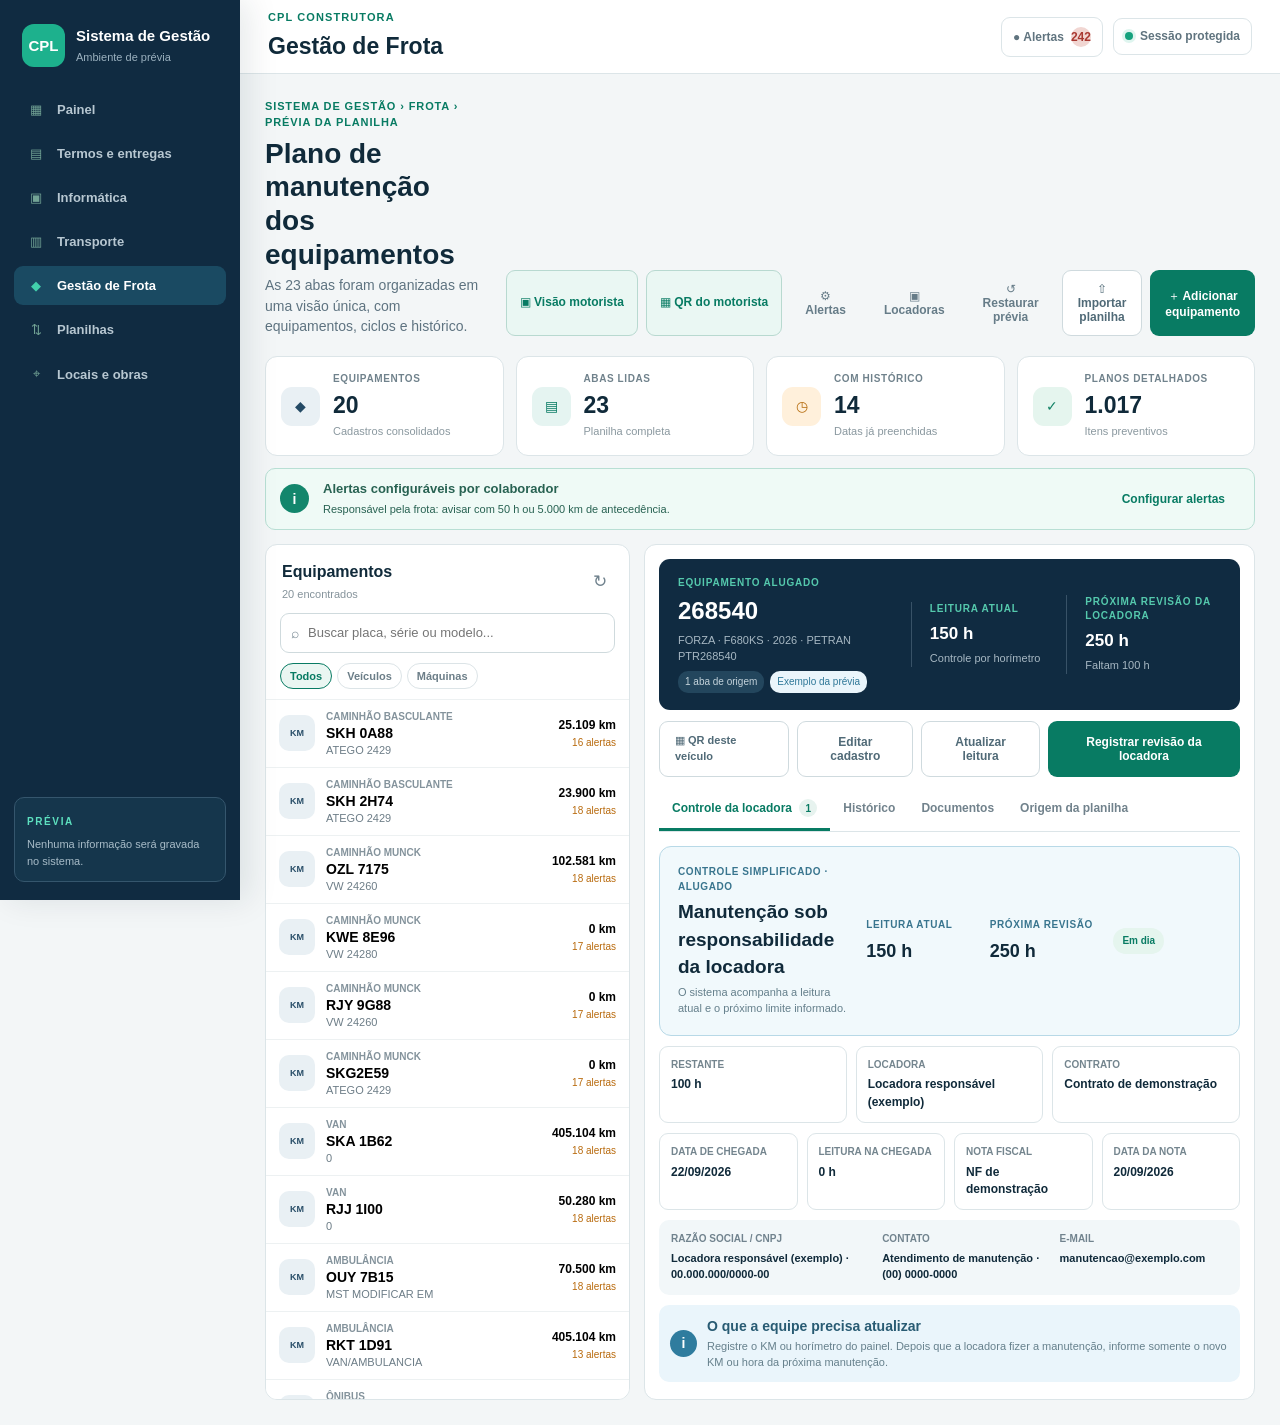
<file: index.html>
<!doctype html>
<html lang="pt-BR">
<head>
  <meta charset="utf-8">
  <meta name="viewport" content="width=device-width, initial-scale=1">
  <title>Prévia — Gestão de Frota</title>
  <link rel="stylesheet" href="styles.css">
  <link rel="stylesheet" href="functional.css">
  <link rel="stylesheet" href="rental.css">
  <link rel="stylesheet" href="lessors.css">
  <link rel="stylesheet" href="typography.css">
  <link rel="stylesheet" href="vehicle-qr.css">
</head>
<body>
  <div class="app-shell">
    <aside class="sidebar">
      <div class="brand"><span>CPL</span><div><strong>Sistema de Gestão</strong><small>Ambiente de prévia</small></div></div>
      <nav>
        <button><span>▦</span>Painel</button>
        <button><span>▤</span>Termos e entregas</button>
        <button><span>▣</span>Informática</button>
        <button><span>▥</span>Transporte</button>
        <button class="active"><span>◆</span>Gestão de Frota</button>
        <button><span>⇅</span>Planilhas</button>
        <button><span>⌖</span>Locais e obras</button>
      </nav>
      <div class="preview-note"><b>PRÉVIA</b><p>Nenhuma informação será gravada no sistema.</p></div>
    </aside>

    <main>
      <header class="topbar">
        <div><p>CPL CONSTRUTORA</p><h1>Gestão de Frota</h1></div>
        <div class="top-actions"><button class="alert-button">● Alertas <b id="topAlertCount">0</b></button><span class="session"><i></i>Sessão protegida</span></div>
      </header>

      <section class="content">
        <div class="heading">
          <div><p>SISTEMA DE GESTÃO › FROTA › PRÉVIA DA PLANILHA</p><h2>Plano de manutenção dos equipamentos</h2><span>As 23 abas foram organizadas em uma visão única, com equipamentos, ciclos e histórico.</span></div>
          <div class="heading-actions"><a class="driver-preview-link" href="https://davifsoares1995-spec.github.io/sistema-gestao-cpl-motorista/" target="_blank" rel="noopener">▣ Visão motorista</a><a class="driver-preview-link" href="qr-motorista.html">▦ QR do motorista</a><button id="alertSettingsBtn" class="ghost-action">⚙ Alertas</button><button id="lessorsBtn" class="ghost-action">▣ Locadoras</button><button id="resetPreviewBtn" class="ghost-action">↺ Restaurar prévia</button><button id="importBtn" class="secondary">⇧ Importar planilha</button><button id="addEquipmentBtn" class="primary">＋ Adicionar equipamento</button></div>
        </div>

        <div class="kpis">
          <article><span class="kpi-icon navy">◆</span><div><small>EQUIPAMENTOS</small><strong id="equipmentTotal">0</strong><p>Cadastros consolidados</p></div></article>
          <article><span class="kpi-icon teal">▤</span><div><small>ABAS LIDAS</small><strong id="sheetTotal">0</strong><p>Planilha completa</p></div></article>
          <article><span class="kpi-icon amber">◷</span><div><small>COM HISTÓRICO</small><strong id="historyTotal">0</strong><p>Datas já preenchidas</p></div></article>
          <article><span class="kpi-icon green">✓</span><div><small>PLANOS DETALHADOS</small><strong id="planTotal">0</strong><p>Itens preventivos</p></div></article>
        </div>

        <div class="info-strip"><span>i</span><div><strong>Alertas configuráveis por colaborador</strong><p id="alertRulesText">Avisar com 50 h ou 5.000 km de antecedência.</p></div><button id="alertSettingsShortcut" type="button">Configurar alertas</button></div>

        <div class="fleet-layout">
          <aside class="fleet-list-panel">
            <div class="panel-title"><div><h3>Equipamentos</h3><p id="equipmentFound">0 encontrados</p></div><button id="clearFilter" title="Limpar filtros">↻</button></div>
            <label class="search">⌕<input id="searchInput" type="search" placeholder="Buscar placa, série ou modelo..."></label>
            <div class="filter-row">
              <button class="active" data-filter="all">Todos</button>
              <button data-filter="road">Veículos</button>
              <button data-filter="machine">Máquinas</button>
            </div>
            <div id="equipmentList" class="equipment-list"></div>
          </aside>

          <section class="detail-panel">
            <div id="summary" class="summary"></div>
            <div class="detail-actions"><a id="vehicleQrBtn" class="secondary detail-link" href="qr-motorista.html">▦ QR deste veículo</a><button id="editEquipmentBtn" class="secondary">Editar cadastro</button><button id="updateReadingBtn" class="secondary">Atualizar leitura</button><button id="registerMaintenanceBtn" class="primary">＋ Registrar manutenção</button></div>
            <div class="tabs">
              <button class="active" data-tab="plan">Plano preventivo <b id="planBadge">0</b></button>
              <button data-tab="history">Histórico</button>
              <button data-tab="documents">Documentos</button>
              <button data-tab="sources">Origem da planilha</button>
            </div>
            <div id="detailContent"></div>
          </section>
        </div>
      </section>
    </main>
  </div>

  <dialog id="equipmentDialog" class="modal">
    <form id="equipmentForm">
      <div class="modal-head"><div><p>GESTÃO DE FROTA</p><h2 id="equipmentDialogTitle">Novo equipamento</h2></div><button type="button" data-close-dialog="equipmentDialog">×</button></div>
      <input name="id" type="hidden">
      <div class="form-grid">
        <label>Placa, série ou identificação<input name="identifier" required></label>
        <label>PETRAN<input name="petran" pattern="[A-Za-z0-9 -]+" maxlength="40" placeholder="Ex.: PTR1234 ou MAQ-08A"><small>Aceita letras, números, espaço e hífen.</small></label>
        <label>Tipo<select name="kind"><option>Caminhão basculante</option><option>Caminhão Munck</option><option>Van</option><option>Ambulância</option><option>Ônibus</option><option>Retroescavadeira</option><option>Escavadeira</option><option>Outro</option></select></label>
        <label>Fabricante<input name="manufacturer"></label>
        <label>Modelo<input name="model"></label>
        <label>Ano<input name="year" type="number" min="1900" max="2200"></label>
        <label>Situação do bem<select name="ownership"><option value="owned">Próprio</option><option value="rented">Alugado</option></select></label>
        <label>Controle<select name="unit"><option value="km">Quilometragem (km)</option><option value="h">Horímetro (h)</option></select></label>
        <label>Leitura atual<input name="currentReading" type="number" min="0" step="0.01" required></label>
        <label class="rental-field" hidden>Próxima revisão da locadora<input name="nextRevisionReading" type="number" min="0" step="0.01"></label>
        <label class="rental-field" hidden>Locadora cadastrada<select name="lessorId"></select></label>
        <label class="rental-field" hidden>Contrato ou referência<input name="contractNumber"></label>
        <label class="rental-field" hidden>Nota fiscal do equipamento<input name="invoiceNumber"></label>
        <label class="rental-field" hidden>Data da nota fiscal<input name="invoiceDate" type="date"></label>
        <label class="rental-field" hidden>Data de chegada<input name="arrivalDate" type="date"></label>
        <label class="rental-field" hidden>KM ou horas na chegada<input name="arrivalReading" type="number" min="0" step="0.01"></label>
        <label>Responsável<input name="responsible"></label>
        <label class="span-2">Observações<textarea name="notes" rows="3"></textarea></label>
      </div>
      <div class="modal-actions"><button type="button" class="secondary" data-close-dialog="equipmentDialog">Cancelar</button><button type="submit" class="primary">Salvar equipamento</button></div>
    </form>
  </dialog>

  <dialog id="alertSettingsDialog" class="modal modal-small">
    <form id="alertSettingsForm">
      <div class="modal-head"><div><p>PERFIL DO COLABORADOR</p><h2>Configurar alertas</h2></div><button type="button" data-close-dialog="alertSettingsDialog">×</button></div>
      <label>Colaborador ou perfil<input name="collaborator" required placeholder="Ex.: Davi ou Equipe de Frota"></label>
      <label>Antecedência para máquinas<input name="hoursThreshold" type="number" min="1" step="1" required><small>Quantidade de horas antes do vencimento.</small></label>
      <label>Antecedência para veículos<input name="kmThreshold" type="number" min="1" step="1" required><small>Quantidade de quilômetros antes do vencimento.</small></label>
      <div class="rental-note"><span>i</span><div><strong>Configuração individual nesta prévia</strong><small>No sistema definitivo, estes limites poderão ficar vinculados ao usuário conectado.</small></div></div>
      <div class="modal-actions"><button type="button" class="secondary" data-close-dialog="alertSettingsDialog">Cancelar</button><button type="submit" class="primary">Salvar limites</button></div>
    </form>
  </dialog>

  <dialog id="rentalRevisionDialog" class="modal modal-small">
    <form id="rentalRevisionForm">
      <div class="modal-head"><div><p>MANUTENÇÃO PELA LOCADORA</p><h2>Registrar revisão informada</h2></div><button type="button" data-close-dialog="rentalRevisionDialog">×</button></div>
      <div id="rentalRevisionEquipment" class="modal-summary"></div>
      <label>Data da revisão ou comunicação<input name="date" type="date" required></label>
      <label>Próxima revisão informada pela locadora<input name="nextRevisionReading" type="number" min="0" step="0.01" required></label>
      <label>Documento, protocolo ou OS<input name="document"></label>
      <label>Observações<textarea name="notes" rows="3" placeholder="Ex.: revisão confirmada pela locadora"></textarea></label>
      <div class="rental-note"><span>i</span><div><strong>A manutenção continua sob responsabilidade da locadora</strong><small>O sistema registra somente a leitura e o próximo limite para acompanhamento.</small></div></div>
      <div class="modal-actions"><button type="button" class="secondary" data-close-dialog="rentalRevisionDialog">Cancelar</button><button type="submit" class="primary">Salvar próxima revisão</button></div>
    </form>
  </dialog>

  <dialog id="lessorsDialog" class="modal">
    <div class="modal-head"><div><p>CADASTRO DE FORNECEDORES</p><h2>Empresas locadoras</h2></div><button type="button" data-close-dialog="lessorsDialog">×</button></div>
    <div class="lessors-toolbar"><p>Cadastre a empresa uma vez e vincule vários equipamentos alugados.</p><button id="newLessorBtn" class="primary" type="button">＋ Nova locadora</button></div>
    <div id="lessorsList" class="lessors-list"></div>
    <div class="modal-actions"><button type="button" class="secondary" data-close-dialog="lessorsDialog">Fechar</button></div>
  </dialog>

  <dialog id="lessorEditorDialog" class="modal">
    <form id="lessorForm">
      <div class="modal-head"><div><p>EMPRESA LOCADORA</p><h2 id="lessorDialogTitle">Nova locadora</h2></div><button type="button" data-close-dialog="lessorEditorDialog">×</button></div>
      <input name="id" type="hidden">
      <div class="form-grid">
        <label>Razão social<input name="companyName" required></label>
        <label>Nome fantasia<input name="tradeName"></label>
        <label>CNPJ<input name="cnpj" placeholder="00.000.000/0000-00"></label>
        <label>Responsável pelo atendimento<input name="contactName"></label>
        <label>Telefone<input name="phone"></label>
        <label>E-mail<input name="email" type="email"></label>
        <label class="span-2">Endereço<input name="address"></label>
        <label class="span-2">Observações<textarea name="notes" rows="3"></textarea></label>
      </div>
      <div class="modal-actions"><button type="button" class="secondary" data-close-dialog="lessorEditorDialog">Cancelar</button><button type="submit" class="primary">Salvar locadora</button></div>
    </form>
  </dialog>

  <dialog id="readingDialog" class="modal modal-small">
    <form id="readingForm">
      <div class="modal-head"><div><p>ATUALIZAÇÃO DE PAINEL</p><h2>Atualizar leitura</h2></div><button type="button" data-close-dialog="readingDialog">×</button></div>
      <div id="readingEquipment" class="modal-summary"></div>
      <label>Nova leitura<div class="input-with-unit"><input name="reading" type="number" min="0" step="0.01" required><b id="readingUnit">km</b></div></label>
      <label>Data da leitura<input name="date" type="date" required></label>
      <label>Observação<textarea name="notes" rows="3" placeholder="Ex.: leitura conferida no painel"></textarea></label>
      <div id="readingImpact" class="impact-box"></div>
      <div class="modal-actions"><button type="button" class="secondary" data-close-dialog="readingDialog">Cancelar</button><button type="submit" class="primary">Atualizar e recalcular</button></div>
    </form>
  </dialog>

  <dialog id="maintenanceDialog" class="modal">
    <form id="maintenanceForm">
      <div class="modal-head"><div><p>REGISTRO DE SERVIÇO</p><h2>Registrar manutenção</h2></div><button type="button" data-close-dialog="maintenanceDialog">×</button></div>
      <input name="planKey" type="hidden">
      <div id="maintenanceEquipment" class="modal-summary"></div>
      <div class="form-grid">
        <label>Data da manutenção<input name="date" type="date" required></label>
        <label>Leitura no momento<input name="reading" type="number" min="0" step="0.01" required></label>
        <label>Tipo<select name="type"><option value="Preventiva">Preventiva</option><option value="Corretiva">Corretiva</option><option value="Inspeção">Inspeção</option></select></label>
        <label>Serviço realizado<input name="service" required></label>
        <label>Responsável ou oficina<input name="provider"></label>
        <label>OS ou nota fiscal<input name="document"></label>
        <label class="span-2">Peças e materiais<textarea name="parts" rows="2"></textarea></label>
        <label class="span-2">Observações<textarea name="notes" rows="3"></textarea></label>
      </div>
      <div class="success-note"><span>✓</span><div><strong>Próximo ciclo automático</strong><small>Ao salvar, o histórico e a próxima manutenção serão atualizados nesta prévia.</small></div></div>
      <div class="modal-actions"><button type="button" class="secondary" data-close-dialog="maintenanceDialog">Cancelar</button><button type="submit" class="primary">Confirmar manutenção</button></div>
    </form>
  </dialog>

  <dialog id="documentDialog" class="modal modal-small">
    <form id="documentForm">
      <div class="modal-head"><div><p>DOCUMENTOS DA FROTA</p><h2>Adicionar documento</h2></div><button type="button" data-close-dialog="documentDialog">×</button></div>
      <label>Tipo<select name="type"><option>Tacógrafo</option><option>Opacímetro</option><option>Licenciamento</option><option>Seguro</option><option>Outro</option></select></label>
      <label>Número ou referência<input name="number"></label>
      <label>Data de emissão<input name="issuedAt" type="date"></label>
      <label>Vencimento<input name="dueAt" type="date" required></label>
      <label>Responsável ou empresa<input name="provider"></label>
      <div class="modal-actions"><button type="button" class="secondary" data-close-dialog="documentDialog">Cancelar</button><button type="submit" class="primary">Salvar documento</button></div>
    </form>
  </dialog>

  <dialog id="importDialog" class="modal">
    <form id="importForm">
      <div class="modal-head"><div><p>IMPORTAÇÃO SEGURA</p><h2>Atualizar pela planilha</h2></div><button type="button" data-close-dialog="importDialog">×</button></div>
      <div class="import-summary"><article><small>ABAS</small><strong>23</strong></article><article><small>EQUIPAMENTOS</small><strong>20</strong></article><article><small>DUPLICIDADES</small><strong>3</strong></article><article><small>MODO</small><strong>Prévia</strong></article></div>
      <div class="drop-zone"><span>⇧</span><strong>Plano de Manutenção de Equipamentos</strong><small>Na implementação real, você selecionará o XLSX aqui e verá a conferência antes de gravar.</small></div>
      <label class="check-row"><input name="preserve" type="checkbox" checked> Preservar alterações feitas manualmente nesta prévia</label>
      <div class="import-warning"><b>!</b><span><strong>Nenhum dado será enviado ao sistema</strong><small>Este botão apenas simula o fluxo de atualização.</small></span></div>
      <div class="modal-actions"><button type="button" class="secondary" data-close-dialog="importDialog">Cancelar</button><button type="submit" class="primary">Simular atualização</button></div>
    </form>
  </dialog>

  <dialog id="resetDialog" class="modal modal-small">
    <form id="resetForm">
      <div class="modal-head"><div><p>RESTAURAR DADOS</p><h2>Voltar à planilha original?</h2></div><button type="button" data-close-dialog="resetDialog">×</button></div>
      <p class="dialog-text">As alterações feitas nesta prévia serão apagadas somente do navegador. O sistema e a planilha original não serão afetados.</p>
      <div class="modal-actions"><button type="button" class="secondary" data-close-dialog="resetDialog">Cancelar</button><button type="submit" class="danger">Restaurar prévia</button></div>
    </form>
  </dialog>

  <div id="toast" class="toast" role="status" aria-live="polite"></div>
  <script src="fleet-data.js"></script>
  <script src="app.js"></script>
</body>
</html>
</file>
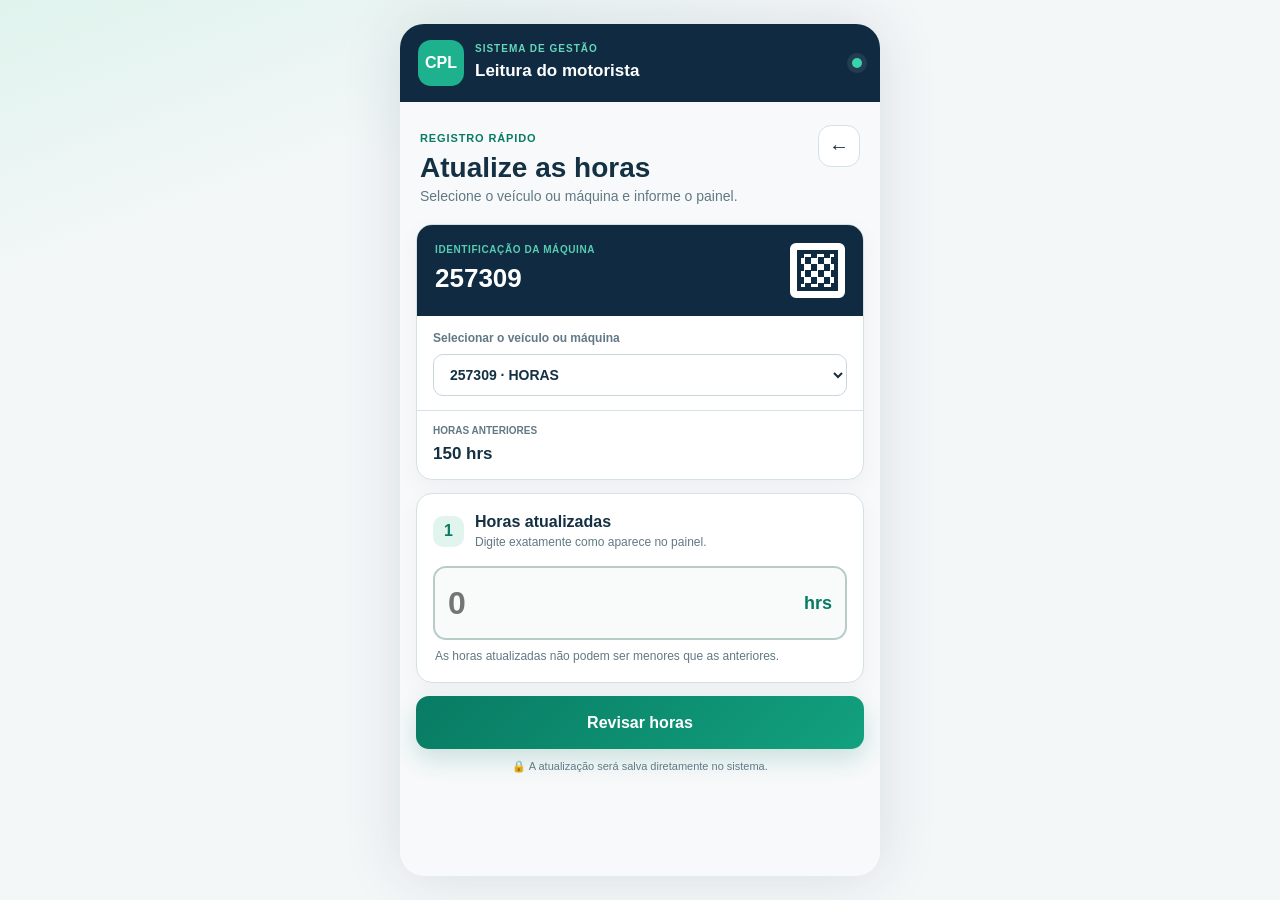
<file: motorista.html>
<!doctype html>
<html lang="pt-BR">
<head>
  <meta charset="utf-8">
  <meta name="viewport" content="width=device-width, initial-scale=1, viewport-fit=cover">
  <meta name="theme-color" content="#102b41">
  <title>Leitura do Motorista — Gestão de Frota</title>
  <link rel="stylesheet" href="motorista.css">
  <style>.reading-summary.single{grid-template-columns:1fr}</style>
</head>
<body>
  <main class="phone-shell">
    <header class="mobile-header">
      <div class="brand-mark">CPL</div>
      <div><small>SISTEMA DE GESTÃO</small><strong>Leitura do motorista</strong></div>
      <span class="secure-dot" title="Sessão protegida"></span>
    </header>

    <section class="welcome">
      <div><small>REGISTRO RÁPIDO</small><h1 id="pageReadingTitle">Atualize a leitura</h1><p>Selecione o veículo ou máquina e informe o painel.</p></div>
      <a href="index.html" aria-label="Voltar à gestão de frota">←</a>
    </section>

    <section class="vehicle-card">
      <div class="vehicle-top">
        <div><small id="identifierLabel">PLACA OU IDENTIFICAÇÃO</small><strong id="vehicleIdentifier">—</strong></div>
        <div class="qr-symbol" aria-hidden="true"></div>
      </div>
      <label class="vehicle-selector">Selecionar o veículo ou máquina
        <select id="vehicleSelect" aria-label="Selecionar o veículo ou máquina"></select>
      </label>
      <div class="reading-summary single">
        <div><small id="previousReadingLabel">LEITURA ANTERIOR</small><strong id="currentReading">—</strong></div>
      </div>
    </section>

    <form id="driverReadingForm" novalidate>
      <section class="form-card">
        <div class="step-title"><span>1</span><div><strong id="updatedReadingLabel">Leitura atualizada</strong><small>Digite exatamente como aparece no painel.</small></div></div>
        <label class="reading-input"><input name="reading" type="number" min="0" step="1" inputmode="numeric" placeholder="0" required><b id="readingUnit">km</b></label>
        <p id="readingFeedback" class="feedback">O KM atualizado não pode ser menor que o anterior.</p>
      </section>

      <button id="reviewReadingBtn" class="submit-button" type="submit">Revisar leitura</button>
      <p class="privacy-note">🔒 A atualização será salva diretamente no sistema.</p>
    </form>

    <section id="successCard" class="success-card" hidden>
      <span>✓</span><h2 id="successTitle">Leitura atualizada!</h2><p id="successMessage"></p>
      <button id="newReadingBtn" type="button">Atualizar outro equipamento</button>
    </section>
  </main>

  <dialog id="confirmDialog">
    <form method="dialog" id="confirmForm">
      <div class="confirm-handle"></div>
      <small>CONFIRA ANTES DE ENVIAR</small><h2 id="confirmTitle">A leitura está correta?</h2>
      <div class="confirm-vehicle"><strong id="confirmVehicle"></strong></div>
      <dl><div><dt id="confirmPreviousLabel">Leitura anterior</dt><dd id="confirmPrevious"></dd></div><div><dt id="confirmNewLabel">Leitura atualizada</dt><dd id="confirmNew"></dd></div><div><dt>Diferença</dt><dd id="confirmDifference"></dd></div></dl>
      <p id="confirmWarning" class="confirm-warning" hidden></p>
      <button value="confirm" class="confirm-submit">Confirmar atualização</button>
      <button value="cancel" class="confirm-cancel">Voltar e corrigir</button>
    </form>
  </dialog>

  <script src="fleet-data.js"></script>
  <script src="motorista.js"></script>
</body>
</html>
</file>
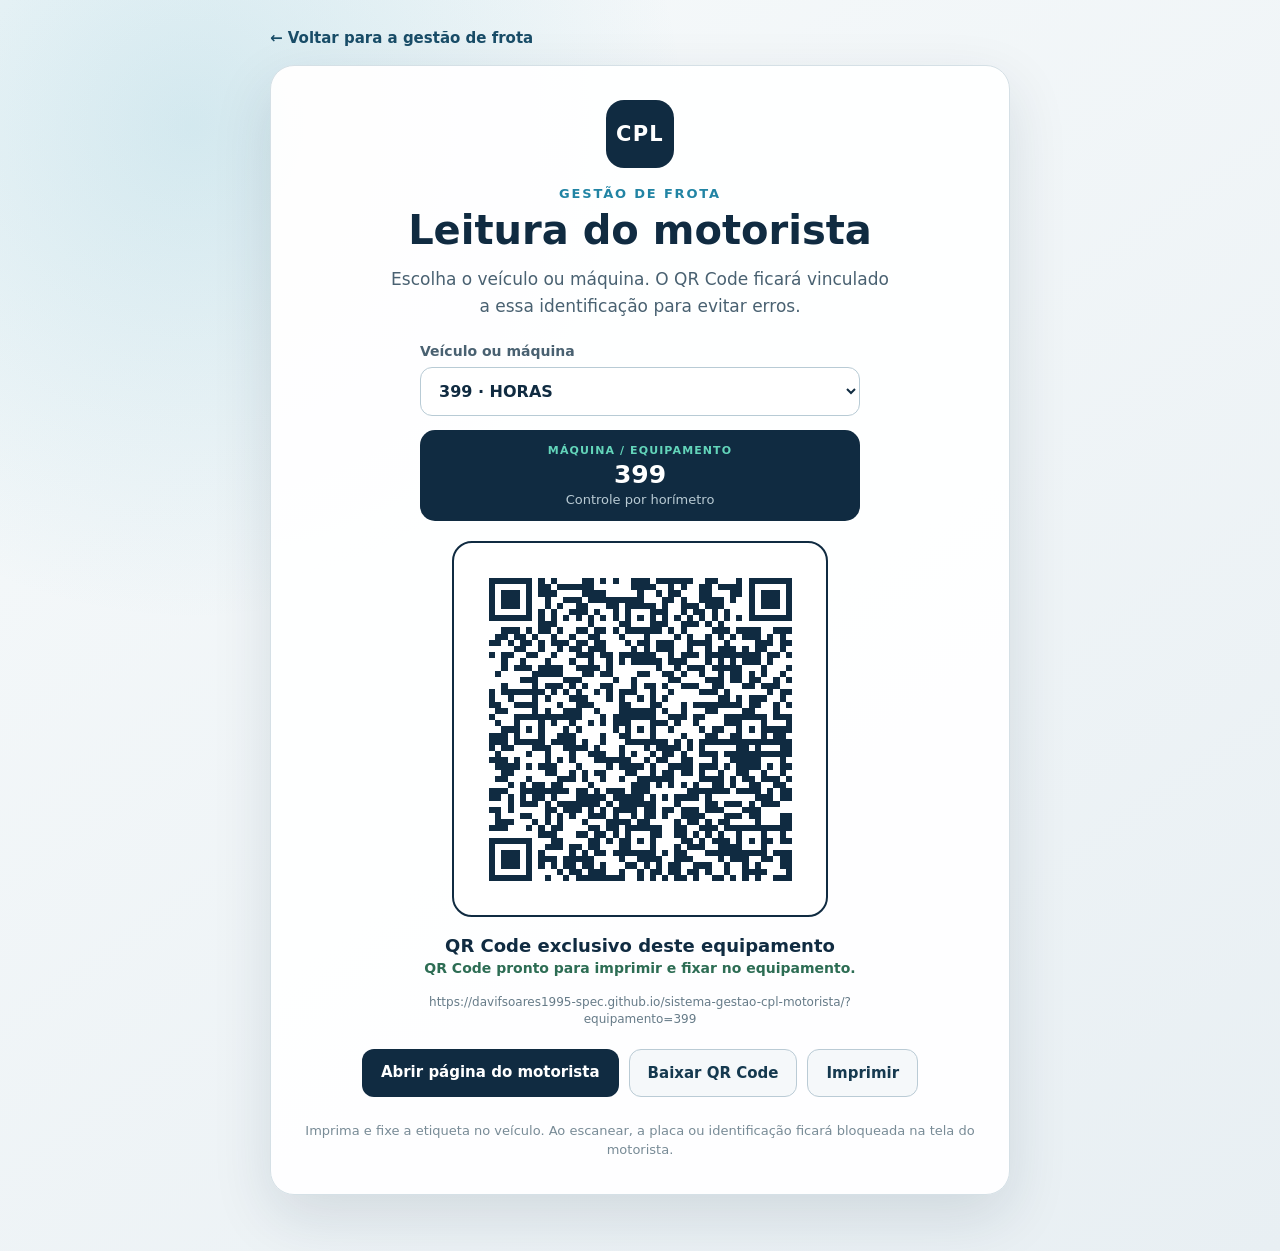
<file: qr-motorista.html>
<!doctype html>
<html lang="pt-BR">
<head>
  <meta charset="utf-8">
  <meta name="viewport" content="width=device-width, initial-scale=1">
  <meta name="theme-color" content="#102b41">
  <title>QR Code do motorista | Gestão de Frota CPL</title>
  <link rel="stylesheet" href="qr-motorista.css?v=2">
</head>
<body>
  <main class="page-shell">
    <nav class="top-actions" aria-label="Navegação">
      <a href="index.html">← Voltar para a gestão de frota</a>
    </nav>

    <section class="qr-card" aria-labelledby="pageTitle">
      <div class="brand-mark" aria-hidden="true">CPL</div>
      <p class="eyebrow">GESTÃO DE FROTA</p>
      <h1 id="pageTitle">Leitura do motorista</h1>
      <p class="lead">Escolha o veículo ou máquina. O QR Code ficará vinculado a essa identificação para evitar erros.</p>

      <label id="equipmentPicker" class="equipment-picker">Veículo ou máquina
        <select id="equipmentSelect" aria-label="Selecionar veículo ou máquina"></select>
      </label>
      <div class="equipment-badge">
        <small id="equipmentType">VEÍCULO</small>
        <strong id="equipmentIdentifier">—</strong>
        <span id="equipmentReadingType">Controle por KM</span>
      </div>

      <div class="qr-frame">
        <canvas id="driverQr" width="340" height="340" aria-label="QR Code para a página de leitura do motorista"></canvas>
      </div>

      <p class="scan-hint">QR Code exclusivo deste equipamento</p>
      <p id="qrStatus" class="status" role="status">Preparando QR Code…</p>
      <p id="targetUrl" class="target-url"></p>

      <div class="actions">
        <a id="openDriverPage" class="button primary" href="motorista.html">Abrir página do motorista</a>
        <button id="downloadQr" class="button secondary" type="button">Baixar QR Code</button>
        <button id="printQr" class="button secondary" type="button">Imprimir</button>
      </div>

      <p class="preview-note">Imprima e fixe a etiqueta no veículo. Ao escanear, a placa ou identificação ficará bloqueada na tela do motorista.</p>
    </section>
  </main>

  <script src="fleet-data.js"></script>
  <script src="qrcode.bundle.js"></script>
  <script src="qr-motorista.js?v=2"></script>
</body>
</html>
</file>
<file: styles.css>
:root{--navy:#102b41;--navy-2:#173d59;--green:#087b63;--green-2:#149879;--line:#dce5e8;--muted:#71838e;--bg:#f3f6f7;--amber:#c57b15;--red:#c7463e;--text:#18303f}*{box-sizing:border-box}body{margin:0;background:var(--bg);color:var(--text);font-family:Arial,Helvetica,sans-serif}.app-shell{display:grid;grid-template-columns:240px minmax(0,1fr);min-height:100vh}.sidebar{position:sticky;top:0;height:100vh;background:var(--navy);color:#fff;padding:20px 14px;box-shadow:8px 0 30px #0c24331a}.brand{display:flex;align-items:center;gap:11px;padding:4px 8px 23px}.brand>span{display:grid;place-items:center;width:43px;height:43px;border-radius:12px;background:#1db18d;font-size:15px;font-weight:900}.brand strong,.brand small{display:block}.brand strong{font-size:14px}.brand small{margin-top:4px;color:#9bb1bf;font-size:10px}.sidebar nav{display:grid;gap:5px}.sidebar nav button{display:flex;align-items:center;gap:12px;width:100%;border:0;border-radius:9px;background:transparent;color:#b7c7d1;padding:12px 13px;text-align:left;font-size:12px;font-weight:700}.sidebar nav button span{width:18px;color:#72a395;text-align:center}.sidebar nav button.active{background:#1a4a62;color:#fff}.sidebar nav button.active span{color:#42d0ac}.preview-note{position:absolute;right:14px;bottom:18px;left:14px;border:1px solid #35566d;border-radius:10px;background:#15364c;padding:12px}.preview-note b{color:#5de0bf;font-size:9px;letter-spacing:.16em}.preview-note p{margin:6px 0 0;color:#a8bcc8;font-size:10px;line-height:1.5}main{min-width:0}.topbar{display:flex;align-items:center;justify-content:space-between;height:74px;border-bottom:1px solid var(--line);background:#fff;padding:0 28px}.topbar p{margin:0;color:var(--green);font-size:9px;font-weight:900;letter-spacing:.1em}.topbar h1{margin:4px 0 0;font-size:20px}.top-actions{display:flex;align-items:center;gap:10px}.top-actions button,.session{display:flex;align-items:center;gap:7px;border:1px solid var(--line);border-radius:9px;background:#fff;padding:9px 11px;color:#60747f;font-size:10px;font-weight:800}.alert-button b{display:grid;place-items:center;min-width:20px;height:20px;border-radius:10px;background:#f1d6d2;color:#a93831}.session i{width:8px;height:8px;border-radius:50%;background:#16a27e;box-shadow:0 0 0 3px #dff5ef}.content{max-width:1600px;margin:auto;padding:25px}.heading{display:flex;align-items:flex-end;justify-content:space-between;gap:20px}.heading p{margin:0;color:var(--green);font-size:9px;font-weight:900;letter-spacing:.08em}.heading h2{margin:6px 0 4px;font-size:25px}.heading span{color:var(--muted);font-size:12px}.heading-actions,.detail-actions{display:flex;gap:8px}.heading-actions button,.detail-actions button,.info-strip button{border:0;border-radius:9px;padding:11px 15px;font-size:11px;font-weight:900}.primary{background:var(--green);color:#fff}.secondary{border:1px solid #cfdade!important;background:#fff;color:#506a77}.kpis{display:grid;grid-template-columns:repeat(4,1fr);gap:12px;margin:20px 0 12px}.kpis article{display:flex;align-items:center;gap:13px;border:1px solid var(--line);border-radius:12px;background:#fff;padding:15px}.kpi-icon{display:grid;place-items:center;width:39px;height:39px;flex:none;border-radius:11px;font-weight:900}.kpi-icon.navy{background:#e9f0f4;color:#244a65}.kpi-icon.teal{background:#e5f4f1;color:#087b63}.kpi-icon.amber{background:#fff0db;color:#b56b0c}.kpi-icon.green{background:#e5f5ee;color:#118064}.kpis small{display:block;color:#70828c;font-size:8px;font-weight:900;letter-spacing:.06em}.kpis strong{display:block;margin:2px 0;font-size:21px}.kpis p{margin:0;color:#8a989f;font-size:9px}.info-strip{display:grid;grid-template-columns:32px 1fr auto;align-items:center;gap:11px;border:1px solid #b8dfd4;border-radius:10px;background:#effaf6;padding:11px 14px;color:#286252}.info-strip>span{display:grid;place-items:center;width:29px;height:29px;border-radius:50%;background:#13866c;color:#fff;font-weight:900}.info-strip strong,.info-strip p{display:block;margin:0}.info-strip strong{font-size:11px}.info-strip p{margin-top:3px;font-size:9px}.info-strip button{background:transparent;color:#087b63}.fleet-layout{display:grid;grid-template-columns:330px minmax(0,1fr);gap:14px;margin-top:14px}.fleet-list-panel,.detail-panel{min-width:0;border:1px solid var(--line);border-radius:12px;background:#fff}.fleet-list-panel{overflow:hidden}.panel-title{display:flex;align-items:center;justify-content:space-between;padding:15px 16px 10px}.panel-title h3{margin:0;font-size:14px}.panel-title p{margin:4px 0 0;color:#85939b;font-size:9px}.panel-title>button{border:0;background:transparent;color:#70828d;font-size:17px}.search{display:flex;align-items:center;gap:7px;margin:0 14px;border:1px solid #cfdadd;border-radius:9px;padding:0 10px;color:#70828d}.search input{width:100%;height:38px;border:0;outline:0;font-size:11px}.filter-row{display:flex;gap:5px;padding:10px 14px}.filter-row button{border:1px solid #dce4e7;border-radius:15px;background:#fff;padding:6px 9px;color:#6c7e88;font-size:9px;font-weight:800}.filter-row button.active{border-color:#087b63;background:#eaf6f2;color:#087b63}.equipment-list{max-height:700px;overflow:auto;border-top:1px solid #edf1f2}.equipment-card{display:grid;grid-template-columns:37px minmax(0,1fr) auto;align-items:center;gap:10px;width:100%;border:0;border-bottom:1px solid #edf1f2;background:#fff;padding:11px 13px;text-align:left}.equipment-card:hover{background:#f7fbfa}.equipment-card.selected{border-left:4px solid var(--green);background:#eef8f5;padding-left:9px}.equipment-card .icon{display:grid;place-items:center;width:36px;height:36px;border-radius:10px;background:#e9f0f4;color:#294e68;font-size:9px;font-weight:900}.equipment-card.machine .icon{background:#e6f4f0;color:#087b63}.equipment-card small,.equipment-card strong,.equipment-card em,.equipment-card b,.equipment-card i{display:block}.equipment-card small{color:#84939c;font-size:8px;font-weight:900;text-transform:uppercase}.equipment-card strong{margin:3px 0;font-size:12px}.equipment-card em{overflow:hidden;color:#6d7d87;font-size:9px;font-style:normal;text-overflow:ellipsis;white-space:nowrap}.equipment-card>span:last-child{text-align:right}.equipment-card b{font-size:10px}.equipment-card i{margin-top:5px;color:#087b63;font-size:8px;font-style:normal}.equipment-card i.attention{color:#b86a0d}.detail-panel{overflow:hidden;padding:14px}.summary{display:grid;grid-template-columns:1.25fr .8fr .9fr;align-items:center;gap:18px;border-radius:11px;background:var(--navy);color:#fff;padding:17px 19px}.summary>div+div{border-left:1px solid #385267;padding-left:18px}.summary small{display:block;color:#55c9ad;font-size:8px;font-weight:900;letter-spacing:.08em}.summary h3{margin:4px 0;font-size:21px}.summary strong{display:block;margin:5px 0;font-size:14px}.summary p{margin:0;color:#a7b8c3;font-size:9px}.summary .source-chip{display:inline-flex;margin-top:6px;border-radius:10px;background:#23465d;padding:4px 7px;color:#c4d3db;font-size:8px}.detail-actions{justify-content:flex-end;margin:11px 0}.tabs{display:flex;border-bottom:1px solid var(--line)}.tabs button{border:0;border-bottom:3px solid transparent;background:transparent;padding:11px 13px;color:#71828c;font-size:10px;font-weight:900}.tabs button.active{border-color:var(--green);color:var(--green)}.tabs b{display:inline-grid;place-items:center;min-width:18px;height:18px;margin-left:4px;border-radius:9px;background:#e7f3ef;font-size:8px}.table-title{display:flex;align-items:flex-end;justify-content:space-between;padding:15px 3px 10px}.table-title h3{margin:0;font-size:15px}.table-title p{margin:4px 0 0;color:#7d8c95;font-size:9px}.table-title .legend{color:#788992;font-size:8px}.plan-table{overflow:hidden;border:1px solid var(--line);border-radius:9px}.plan-head,.plan-row{display:grid;grid-template-columns:62px minmax(210px,1.4fr) minmax(150px,1fr) 95px;align-items:center}.plan-head{background:#f3f6f7;padding:9px 11px;color:#74858f;font-size:8px;font-weight:900;text-transform:uppercase}.plan-row{border-top:1px solid #e8edef;padding:10px 11px;font-size:9px}.plan-row.group{background:#f8fbfa}.plan-row.group strong{color:#0c725c}.plan-row .actions{display:flex;flex-wrap:wrap;gap:4px}.action-tag{border-radius:10px;background:#edf3f5;padding:4px 6px;color:#526b77;font-size:8px}.action-tag.change{background:#e9f7f2;color:#087b63}.action-tag.inspect{background:#fff3df;color:#a3610e}.status{justify-self:start;border-radius:11px;background:#e9f7f2;padding:5px 8px;color:#087b63;font-size:8px;font-style:normal;font-weight:900}.status.review{background:#fff1dc;color:#a96008}.history-list{display:grid;gap:9px;margin-top:14px}.history-card{display:grid;grid-template-columns:42px 105px 1fr auto;align-items:center;gap:11px;border:1px solid var(--line);border-radius:9px;padding:11px}.history-card>span{display:grid;place-items:center;width:34px;height:34px;border-radius:10px;background:#eaf6f2;color:#087b63;font-weight:900}.history-card small,.history-card strong,.history-card p{display:block;margin:0}.history-card small{color:#84939b;font-size:8px}.history-card strong{margin-top:3px;font-size:10px}.history-card p{color:#667983;font-size:9px}.history-card em{border-radius:11px;background:#edf5f3;padding:5px 8px;color:#087b63;font-size:8px;font-style:normal;font-weight:900}.empty-state{display:grid;place-items:center;min-height:260px;margin-top:14px;border:2px dashed #d9e3e6;border-radius:11px;color:#788992;text-align:center}.empty-state span{display:grid;place-items:center;width:48px;height:48px;border-radius:14px;background:#edf5f3;color:#087b63;font-size:20px}.empty-state h3{margin:10px 0 3px;color:#344f5d;font-size:14px}.empty-state p{max-width:390px;margin:0;font-size:10px;line-height:1.5}.source-grid{display:grid;grid-template-columns:1fr 1fr;gap:10px;margin-top:14px}.source-card{border:1px solid var(--line);border-radius:10px;padding:13px}.source-card small,.source-card strong,.source-card span{display:block}.source-card small{color:#788a94;font-size:8px;font-weight:900}.source-card strong{margin:5px 0;font-size:12px}.source-card span{color:#667a85;font-size:9px}.source-card.duplicate{border-color:#e4c38c;background:#fff9ef}.source-card.duplicate small{color:#9c6416}.mapping-box{margin-top:12px;border-radius:10px;background:#eef7f4;padding:14px}.mapping-box h4{margin:0 0 8px;font-size:11px}.mapping-box ul{display:grid;grid-template-columns:1fr 1fr;gap:7px 25px;margin:0;padding-left:17px;color:#527067;font-size:9px;line-height:1.5}@media(max-width:1100px){.app-shell{grid-template-columns:78px minmax(0,1fr)}.sidebar{padding:18px 9px}.brand{justify-content:center;padding:4px 0 20px}.brand>div,.sidebar nav button:not(.active){font-size:0}.sidebar nav button{justify-content:center}.sidebar nav button.active{font-size:0}.sidebar nav button span{font-size:15px}.preview-note{display:none}.kpis{grid-template-columns:repeat(2,1fr)}.fleet-layout{grid-template-columns:285px minmax(0,1fr)}.summary{grid-template-columns:1fr 1fr}.summary>div:last-child{grid-column:1/-1;border-top:1px solid #385267;border-left:0;padding:12px 0 0}}@media(max-width:780px){.app-shell{display:block}.sidebar{display:none}.topbar{padding:0 15px}.session{display:none}.content{padding:14px}.heading{align-items:flex-start;flex-direction:column}.heading-actions{width:100%}.heading-actions button{flex:1}.kpis{grid-template-columns:1fr 1fr}.info-strip{grid-template-columns:32px 1fr}.info-strip button{grid-column:1/-1}.fleet-layout{grid-template-columns:1fr}.equipment-list{max-height:330px}.summary{grid-template-columns:1fr}.summary>div+div{border-top:1px solid #385267;border-left:0;padding:12px 0 0}.plan-head,.plan-row{grid-template-columns:50px minmax(180px,1fr) minmax(130px,1fr) 80px;min-width:600px}.plan-table{overflow:auto}.source-grid{grid-template-columns:1fr}.mapping-box ul{grid-template-columns:1fr}}
</file>
<file: functional.css>
button{cursor:pointer}.ghost-action{border:0;background:transparent;color:#667c88;padding:11px 8px;font-size:10px;font-weight:900}.danger{border:0;border-radius:9px;background:#c7463e;color:#fff;padding:11px 15px;font-size:11px;font-weight:900}.plan-head,.plan-row{grid-template-columns:55px minmax(170px,1.25fr) minmax(130px,.8fr) 88px 88px 80px}.plan-row .reading-cell{color:#516a76;font-size:8px}.plan-row .remaining{font-weight:900}.plan-row .remaining.due{color:#b53e37}.plan-row .remaining.soon{color:#a3620e}.complete-btn{border:1px solid #b9d9d0;border-radius:7px;background:#eff9f6;color:#087b63;padding:6px 7px;font-size:8px;font-weight:900}.complete-btn:hover{background:#087b63;color:#fff}.modal{width:min(760px,calc(100vw - 30px));max-height:calc(100vh - 30px);overflow:auto;border:0;border-radius:15px;background:#fff;padding:23px;box-shadow:0 24px 80px #071a274d}.modal-small{width:min(550px,calc(100vw - 30px))}.modal::backdrop{background:#071522a6;backdrop-filter:blur(2px)}.modal form{display:grid;gap:13px}.modal-head{display:flex;align-items:flex-start;justify-content:space-between;border-bottom:1px solid #e5ebed;padding-bottom:12px}.modal-head p{margin:0;color:#087b63;font-size:8px;font-weight:900;letter-spacing:.12em}.modal-head h2{margin:4px 0 0;font-size:20px}.modal-head>button{border:0;background:transparent;color:#667c88;font-size:23px}.modal label{display:grid;gap:6px;color:#425a66;font-size:10px;font-weight:800}.modal input,.modal select,.modal textarea{width:100%;min-width:0;border:1px solid #cad6dc;border-radius:8px;background:#fff;padding:10px;color:#17303f;font:inherit;font-size:11px}.modal input:focus,.modal select:focus,.modal textarea:focus{border-color:#087b63;outline:3px solid #087b6317}.form-grid{display:grid;grid-template-columns:1fr 1fr;gap:11px}.span-2{grid-column:span 2}.modal-actions{display:flex;justify-content:flex-end;gap:8px;border-top:1px solid #e8edef;padding-top:13px}.modal-actions button{min-width:130px}.modal-summary{border-radius:10px;background:#102b41;color:#fff;padding:12px 14px}.modal-summary small,.modal-summary strong,.modal-summary span{display:block}.modal-summary small{color:#57c9ae;font-size:8px;font-weight:900}.modal-summary strong{margin:4px 0;font-size:16px}.modal-summary span{color:#adc0ca;font-size:9px}.input-with-unit{display:flex!important;align-items:center;gap:8px}.input-with-unit input{font-size:22px!important;font-weight:900}.input-with-unit b{min-width:32px;color:#087b63;font-size:15px;text-transform:lowercase}.impact-box{border-radius:9px;background:#eef4f6;padding:11px 12px;color:#526c78;font-size:10px;line-height:1.45}.impact-box.warning{background:#fff4e3;color:#9a5d0d}.impact-box.danger{background:#ffefed;color:#a93d36}.success-note,.import-warning{display:flex;align-items:center;gap:10px;border-radius:10px;background:#eaf7f3;padding:11px;color:#275f52}.success-note>span,.import-warning>b{display:grid;place-items:center;width:27px;height:27px;flex:none;border-radius:50%;background:#087b63;color:#fff}.success-note strong,.success-note small,.import-warning strong,.import-warning small{display:block}.success-note small,.import-warning small{margin-top:3px;color:#668078;font-size:9px}.import-summary{display:grid;grid-template-columns:repeat(4,1fr);gap:8px}.import-summary article{border:1px solid #dce5e8;border-radius:9px;padding:11px}.import-summary small{display:block;color:#74858e;font-size:8px;font-weight:900}.import-summary strong{display:block;margin-top:3px;font-size:18px}.drop-zone{display:grid;place-items:center;min-height:125px;border:2px dashed #a9ccc2;border-radius:11px;background:#f4fbf8;padding:20px;text-align:center}.drop-zone>span{font-size:25px;color:#087b63}.drop-zone strong{margin-top:6px;font-size:12px}.drop-zone small{max-width:470px;margin-top:6px;color:#6c817a;font-size:9px;line-height:1.5}.check-row{display:flex!important;align-items:center;gap:8px}.check-row input{width:auto}.import-warning{background:#fff4e3;color:#805313}.import-warning>b{background:#c57b15}.dialog-text{margin:0;color:#637680;font-size:11px;line-height:1.6}.document-list{display:grid;gap:9px;margin-top:13px}.document-card{display:grid;grid-template-columns:38px 1fr auto auto;align-items:center;gap:11px;border:1px solid #dce5e8;border-radius:9px;padding:11px}.document-card>span{display:grid;place-items:center;width:34px;height:34px;border-radius:9px;background:#e9f4f1;color:#087b63;font-weight:900}.document-card strong,.document-card small{display:block}.document-card small{margin-top:3px;color:#74858e;font-size:8px}.document-card time{color:#4f6874;font-size:9px;font-weight:800}.document-card em{border-radius:11px;background:#e8f6f1;padding:5px 8px;color:#087b63;font-size:8px;font-style:normal;font-weight:900}.document-card em.soon{background:#fff0dc;color:#a4610d}.document-card em.overdue{background:#ffebe9;color:#b23d36}.documents-head{display:flex;align-items:center;justify-content:space-between;margin-top:14px}.documents-head h3{margin:0;font-size:15px}.documents-head button{border:0;border-radius:8px;background:#087b63;color:#fff;padding:9px 11px;font-size:9px;font-weight:900}.toast{position:fixed;z-index:100;right:24px;bottom:24px;max-width:390px;transform:translateY(20px);border-radius:10px;background:#102b41;color:#fff;padding:13px 16px;box-shadow:0 16px 45px #071b2b4d;font-size:10px;font-weight:800;opacity:0;pointer-events:none;transition:.22s}.toast.show{transform:translateY(0);opacity:1}.toast.success{background:#087b63}.toast.warning{background:#a56513}@media(max-width:780px){.heading-actions{flex-wrap:wrap}.ghost-action{flex-basis:100%!important}.form-grid{grid-template-columns:1fr}.span-2{grid-column:auto}.modal{padding:18px 14px}.import-summary{grid-template-columns:1fr 1fr}.plan-head,.plan-row{grid-template-columns:50px minmax(180px,1fr) 120px 80px 80px 75px;min-width:700px}.document-card{grid-template-columns:38px 1fr}.document-card time,.document-card em{justify-self:start}.modal-actions button{min-width:0;flex:1}}
</file>
<file: rental.css>
.rental-note{display:flex;align-items:center;gap:10px;border-radius:10px;background:#eaf5fb;padding:11px;color:#285b73}.rental-note>span{display:grid;place-items:center;width:27px;height:27px;flex:none;border-radius:50%;background:#2f7c9e;color:#fff;font-weight:900}.rental-note strong,.rental-note small{display:block}.rental-note small{margin-top:3px;color:#66808c;font-size:9px}.rental-control{display:grid;grid-template-columns:1.2fr repeat(3,.75fr);align-items:center;gap:16px;margin-top:14px;border:1px solid #b8d9e7;border-radius:12px;background:#f1f9fc;padding:18px}.rental-control small,.rental-control strong,.rental-control p{display:block;margin:0}.rental-control small{color:#39758e;font-size:8px;font-weight:900;letter-spacing:.06em}.rental-control h3{margin:4px 0;font-size:17px}.rental-control p{color:#647f8b;font-size:9px}.rental-control strong{margin-top:5px;font-size:17px}.rental-control em{justify-self:start;border-radius:13px;background:#e5f5ee;padding:6px 9px;color:#087b63;font-size:8px;font-style:normal;font-weight:900}.rental-control em.upcoming{background:#fff0dc;color:#a4610d}.rental-control em.overdue{background:#ffebe9;color:#b23d36}.rental-details{display:grid;grid-template-columns:repeat(3,1fr);gap:9px;margin-top:10px}.rental-details article{border:1px solid #dce5e8;border-radius:9px;background:#fff;padding:11px}.rental-details small,.rental-details strong{display:block}.rental-details small{color:#74858e;font-size:8px;font-weight:900}.rental-details strong{margin-top:4px;font-size:10px}.rental-banner{display:inline-flex!important;margin-left:6px!important;border-radius:10px!important;background:#eaf5fb!important;color:#2f7898!important}.equipment-card .rental-label{color:#2f7898}.rental-field[hidden]{display:none!important}@media(max-width:780px){.rental-control{grid-template-columns:1fr}.rental-details{grid-template-columns:1fr}}
</file>
<file: lessors.css>
.lessors-toolbar{display:flex;align-items:center;justify-content:space-between;gap:15px;padding:14px 0}.lessors-toolbar p{margin:0;color:#647883;font-size:10px}.lessors-toolbar button{border:0;border-radius:8px;padding:9px 12px;font-size:9px;font-weight:900}.lessors-list{display:grid;gap:9px;max-height:480px;overflow:auto}.lessor-card{display:grid;grid-template-columns:40px 1.2fr 1fr auto;align-items:center;gap:12px;border:1px solid #dce5e8;border-radius:10px;padding:12px}.lessor-card>span{display:grid;place-items:center;width:38px;height:38px;border-radius:10px;background:#eaf5fb;color:#2f7898;font-weight:900}.lessor-card small,.lessor-card strong,.lessor-card em{display:block}.lessor-card small{color:#71838e;font-size:8px;font-style:normal}.lessor-card strong{margin:3px 0;font-size:11px}.lessor-card em{color:#647984;font-size:9px;font-style:normal}.lessor-card button{border:1px solid #cbd8dd;border-radius:7px;background:#fff;color:#526b77;padding:7px 9px;font-size:8px;font-weight:900}.arrival-grid{display:grid;grid-template-columns:repeat(4,1fr);gap:9px;margin-top:10px}.arrival-grid article{border:1px solid #dce5e8;border-radius:9px;background:#fff;padding:11px}.arrival-grid small,.arrival-grid strong{display:block}.arrival-grid small{color:#74858e;font-size:8px;font-weight:900}.arrival-grid strong{margin-top:4px;font-size:10px}.lessor-contact-card{display:grid;grid-template-columns:1.2fr 1fr 1fr;gap:9px;margin-top:10px;border-radius:10px;background:#f2f7f9;padding:12px}.lessor-contact-card small,.lessor-contact-card strong{display:block}.lessor-contact-card small{color:#71838e;font-size:8px;font-weight:900}.lessor-contact-card strong{margin-top:4px;font-size:9px}@media(max-width:780px){.lessors-toolbar{align-items:flex-start;flex-direction:column}.lessor-card{grid-template-columns:40px 1fr}.lessor-card button{grid-column:1/-1}.arrival-grid,.lessor-contact-card{grid-template-columns:1fr 1fr}}
</file>
<file: typography.css>
:root {
  --muted: #5e7380;
  --text: #102a3a;
}

html {
  font-size: 16px;
  text-rendering: optimizeLegibility;
}

body,
button,
input,
select,
textarea {
  font-family: "Segoe UI Variable Text", "Segoe UI", Roboto, Arial, sans-serif;
  -webkit-font-smoothing: auto;
  font-synthesis: none;
}

body {
  font-size: 14px;
  line-height: 1.45;
  font-weight: 450;
}

.brand strong { font-size: 15px; }
.brand small { font-size: 11px; }
.sidebar nav button { font-size: 13px; }
.preview-note b { font-size: 10px; }
.preview-note p { font-size: 11px; }

.topbar p,
.heading p { font-size: 11px; }
.topbar h1 { font-size: 23px; }
.top-actions button,
.session { font-size: 12px; }
.heading h2 { font-size: 28px; line-height: 1.2; }
.heading span { font-size: 14px; }
.heading-actions button,
.detail-actions button,
.info-strip button,
.ghost-action,
.danger { font-size: 12px; }
.driver-preview-link {
  display: inline-flex;
  align-items: center;
  border: 1px solid #b8d9d0;
  border-radius: 9px;
  background: #eaf7f3;
  padding: 10px 13px;
  color: #087b63;
  font-size: 12px;
  font-weight: 800;
  text-decoration: none;
  white-space: nowrap;
}

.kpis small { font-size: 10px; }
.kpis strong { font-size: 23px; }
.kpis p { font-size: 11px; }
.info-strip strong { font-size: 13px; }
.info-strip p { font-size: 11px; }

.fleet-layout { grid-template-columns: 365px minmax(0, 1fr); }
.panel-title h3 { font-size: 16px; }
.panel-title p { font-size: 11px; }
.search input { font-size: 13px; }
.filter-row button { font-size: 11px; }
.equipment-card small { font-size: 10px; }
.equipment-card strong { font-size: 14px; }
.equipment-card em { font-size: 11px; }
.equipment-card b { font-size: 12px; }
.equipment-card i { font-size: 10px; }

.summary small { font-size: 10px; }
.summary h3 { font-size: 24px; }
.summary strong { font-size: 17px; }
.summary p { font-size: 11px; }
.summary .source-chip { font-size: 10px; }
.tabs button { font-size: 12px; }
.tabs b { font-size: 10px; }

.table-title h3,
.documents-head h3 { font-size: 17px; }
.table-title p { font-size: 11px; }
.table-title .legend { font-size: 10px; }
.plan-head { font-size: 10px; }
.plan-row { font-size: 11px; }
.plan-row .reading-cell,
.action-tag,
.status,
.complete-btn { font-size: 10px; }

.history-card small,
.source-card small,
.document-card small { font-size: 10px; }
.history-card strong { font-size: 12px; }
.history-card p,
.source-card span,
.document-card time { font-size: 11px; }
.history-card em,
.document-card em { font-size: 10px; }
.source-card strong { font-size: 14px; }
.mapping-box h4 { font-size: 13px; }
.mapping-box ul,
.empty-state p { font-size: 11px; }

.modal-head p { font-size: 10px; }
.modal-head h2 { font-size: 22px; }
.modal label { font-size: 12px; }
.modal input,
.modal select,
.modal textarea { font-size: 13px; }
.modal label small,
.modal-summary small,
.modal-summary span,
.success-note small,
.import-warning small,
.drop-zone small,
.rental-note small { font-size: 11px; }
.impact-box,
.dialog-text,
.toast { font-size: 12px; }
.documents-head button,
.lessors-toolbar button,
.lessor-card button { font-size: 11px; }

.rental-control small,
.rental-details small,
.arrival-grid small,
.lessor-contact-card small,
.lessor-card small { font-size: 10px; }
.rental-control p,
.lessor-card em { font-size: 11px; }
.rental-control h3 { font-size: 19px; }
.rental-control strong { font-size: 18px; }
.rental-control em { font-size: 10px; }
.rental-details strong,
.arrival-grid strong,
.lessor-card strong { font-size: 12px; }
.lessor-contact-card strong { font-size: 11px; }
.lessors-toolbar p { font-size: 12px; }

@media (max-width: 1100px) {
  .fleet-layout { grid-template-columns: 315px minmax(0, 1fr); }
}

@media (max-width: 780px) {
  .fleet-layout { grid-template-columns: 1fr; }
  .heading h2 { font-size: 24px; }
}
</file>
<file: vehicle-qr.css>
.detail-link {
  display: inline-flex;
  align-items: center;
  justify-content: center;
  border-radius: 9px;
  padding: 11px 15px;
  font-size: 11px;
  font-weight: 900;
  text-decoration: none;
}

@media (max-width: 780px) {
  .detail-actions { flex-wrap: wrap; }
  .detail-link { flex: 1 1 100%; }
}
</file>
<file: motorista.css>
:root{--navy:#102b41;--green:#087b63;--green2:#12a17f;--bg:#eef3f5;--line:#d6e1e5;--text:#143043;--muted:#617985;--danger:#b23d36;--warning:#9b620f}*{box-sizing:border-box}html{background:var(--bg);font-family:"Segoe UI Variable Text","Segoe UI",Roboto,Arial,sans-serif;text-rendering:optimizeLegibility}body{margin:0;color:var(--text);background:linear-gradient(160deg,#dff3ed 0,#f4f7f8 280px);font-size:16px;line-height:1.45}.phone-shell{width:min(100%,480px);min-height:100vh;margin:auto;background:#f7f9fa;box-shadow:0 0 60px #102b4120}.mobile-header{display:grid;grid-template-columns:46px 1fr auto;align-items:center;gap:11px;background:var(--navy);padding:16px 18px;color:#fff}.brand-mark{display:grid;place-items:center;width:46px;height:46px;border-radius:13px;background:#1db18d;font-size:16px;font-weight:900}.mobile-header small,.mobile-header strong{display:block}.mobile-header small{color:#66d6bc;font-size:10px;font-weight:900;letter-spacing:.1em}.mobile-header strong{margin-top:2px;font-size:17px}.secure-dot{width:10px;height:10px;border-radius:50%;background:#39d4ae;box-shadow:0 0 0 5px #ffffff14}.welcome{display:flex;justify-content:space-between;gap:16px;padding:23px 20px 17px}.welcome small{color:var(--green);font-size:11px;font-weight:900;letter-spacing:.08em}.welcome h1{margin:3px 0 2px;font-size:28px;line-height:1.18}.welcome p{margin:0;color:var(--muted);font-size:14px}.welcome a{display:grid;place-items:center;width:42px;height:42px;border:1px solid var(--line);border-radius:13px;background:#fff;color:var(--navy);font-size:20px;text-decoration:none}.driver-card,.vehicle-card,.form-card{margin:0 16px 13px;border:1px solid var(--line);border-radius:16px;background:#fff;box-shadow:0 8px 24px #15384b0b}.driver-card{display:grid;grid-template-columns:46px 1fr auto;align-items:center;gap:12px;padding:14px}.avatar{display:grid;place-items:center;width:46px;height:46px;border-radius:50%;background:#e0f3ed;color:var(--green);font-weight:900}.driver-card small,.driver-card strong,.driver-card p{display:block;margin:0}.driver-card small{color:var(--muted);font-size:10px;font-weight:800}.driver-card strong{font-size:15px}.driver-card p{margin-top:2px;color:var(--muted);font-size:12px}.verified{display:grid;place-items:center;width:25px;height:25px;border-radius:50%;background:#e3f5ef;color:var(--green);font-weight:900}.vehicle-card{overflow:hidden}.vehicle-top{display:flex;align-items:center;justify-content:space-between;gap:14px;background:var(--navy);padding:18px;color:#fff}.vehicle-top small,.vehicle-top strong,.vehicle-top p{display:block;margin:0}.vehicle-top small{color:#56cdb1;font-size:10px;font-weight:900;letter-spacing:.06em}.vehicle-top strong{margin-top:3px;font-size:26px}.vehicle-top p{color:#b6c8d1;font-size:13px}.qr-symbol{width:55px;height:55px;flex:none;border:7px solid #fff;border-radius:6px;background:repeating-conic-gradient(#fff 0 25%,transparent 0 50%) 50%/13px 13px;box-shadow:inset 0 0 0 4px var(--navy)}.vehicle-selector{display:grid;gap:7px;padding:14px 16px;color:var(--muted);font-size:12px;font-weight:800}.vehicle-selector select{width:100%;border:1px solid #c9d7dc;border-radius:10px;background:#fff;padding:11px 12px;color:var(--text);font:inherit;font-size:14px}.reading-summary{display:grid;grid-template-columns:1fr 1fr;border-top:1px solid var(--line)}.reading-summary>div{padding:13px 16px}.reading-summary>div+div{border-left:1px solid var(--line)}.reading-summary small,.reading-summary strong{display:block}.reading-summary small{color:var(--muted);font-size:10px;font-weight:800}.reading-summary strong{margin-top:3px;font-size:17px}.form-card{padding:16px}.step-title{display:flex;align-items:center;gap:11px;margin-bottom:14px}.step-title>span{display:grid;place-items:center;width:31px;height:31px;flex:none;border-radius:10px;background:#e2f4ee;color:var(--green);font-weight:900}.step-title strong,.step-title small{display:block}.step-title strong{font-size:16px}.step-title small{margin-top:1px;color:var(--muted);font-size:12px}.reading-input{display:flex;align-items:center;border:2px solid #b9cbc9;border-radius:13px;background:#f8fbfa;padding:4px 13px}.reading-input:focus-within{border-color:var(--green);box-shadow:0 0 0 4px #087b6315}.reading-input input{min-width:0;width:100%;border:0;outline:0;background:transparent;padding:8px 0;color:var(--navy);font:inherit;font-size:32px;font-weight:850}.reading-input b{color:var(--green);font-size:18px}.feedback{margin:8px 2px 0;color:var(--muted);font-size:12px}.feedback.error{color:var(--danger);font-weight:700}.feedback.ok{color:var(--green);font-weight:700}.photo-field{display:grid;place-items:center;min-height:120px;border:2px dashed #b8cec8;border-radius:13px;background:#f5fbf8;padding:16px;text-align:center;cursor:pointer}.photo-field input{position:absolute;width:1px;height:1px;opacity:0}.photo-field>span{display:grid;place-items:center;width:42px;height:42px;border-radius:12px;background:#dff3ed;color:var(--green);font-size:20px}.photo-field strong{margin-top:7px;font-size:14px}.photo-field small{margin-top:2px;color:var(--muted);font-size:12px}.form-card.compact label{display:grid;gap:7px;font-size:13px;font-weight:800}.form-card textarea{resize:vertical;width:100%;border:1px solid #cad7dc;border-radius:11px;padding:11px;color:var(--text);font:inherit;font-size:14px}.submit-button{display:block;width:calc(100% - 32px);margin:2px 16px 0;border:0;border-radius:13px;background:linear-gradient(135deg,var(--green),var(--green2));padding:15px;color:#fff;font:inherit;font-size:16px;font-weight:850;box-shadow:0 10px 24px #087b6330}.privacy-note{margin:10px 24px 24px;color:var(--muted);font-size:11px;text-align:center}.success-card{margin:16px;border:1px solid #b7ddd2;border-radius:18px;background:#fff;padding:28px 20px;text-align:center}.success-card>span{display:grid;place-items:center;width:58px;height:58px;margin:auto;border-radius:50%;background:#daf2ea;color:var(--green);font-size:28px;font-weight:900}.success-card h2{margin:13px 0 5px;font-size:24px}.success-card p{margin:0;color:var(--muted)}.success-card div{margin:17px 0;border-radius:12px;background:#eff8f5;padding:13px}.success-card small,.success-card strong{display:block}.success-card small{color:var(--green);font-size:10px;font-weight:900}.success-card strong{margin-top:4px}.success-card button{border:1px solid #b7ccc6;border-radius:11px;background:#fff;padding:11px 15px;color:var(--green);font:inherit;font-weight:800}dialog{width:min(100% - 20px,460px);margin:auto auto 0;border:0;border-radius:22px 22px 0 0;padding:22px;color:var(--text);box-shadow:0 -20px 70px #0a1f2d38}dialog::backdrop{background:#07152299;backdrop-filter:blur(2px)}.confirm-handle{width:48px;height:5px;margin:-10px auto 18px;border-radius:4px;background:#dbe4e7}dialog>form>small{color:var(--green);font-size:10px;font-weight:900;letter-spacing:.08em}dialog h2{margin:4px 0 15px;font-size:23px}.confirm-vehicle{border-radius:12px;background:var(--navy);padding:13px 15px;color:#fff}.confirm-vehicle strong,.confirm-vehicle span{display:block}.confirm-vehicle strong{font-size:20px}.confirm-vehicle span{color:#b4c6cf;font-size:12px}dl{margin:13px 0}dl>div{display:flex;align-items:center;justify-content:space-between;border-bottom:1px solid #e6edef;padding:10px 2px}dt{color:var(--muted);font-size:13px}dd{margin:0;font-size:15px;font-weight:850}.confirm-warning{border-radius:10px;background:#fff3df;padding:11px;color:var(--warning);font-size:12px;font-weight:700}.confirm-submit,.confirm-cancel{display:block;width:100%;border:0;border-radius:11px;padding:13px;font:inherit;font-weight:850}.confirm-submit{background:var(--green);color:#fff}.confirm-cancel{margin-top:7px;background:#eef3f5;color:#526b77}@media(min-width:600px){body{padding:24px}.phone-shell{min-height:calc(100vh - 48px);overflow:hidden;border-radius:24px}}
</file>
<file: qr-motorista.css>
:root {
  color-scheme: light;
  font-family: Inter, ui-sans-serif, system-ui, -apple-system, BlinkMacSystemFont, "Segoe UI", sans-serif;
  color: #102b41;
  background: #eef3f6;
  font-synthesis: none;
  text-rendering: optimizeLegibility;
}

* { box-sizing: border-box; }

body {
  margin: 0;
  min-height: 100vh;
  background:
    radial-gradient(circle at 15% 10%, rgba(44, 153, 184, .17), transparent 31rem),
    linear-gradient(145deg, #f7fafb, #e8eff3);
}

.page-shell {
  width: min(100% - 32px, 740px);
  margin: 0 auto;
  padding: 28px 0 56px;
}

.top-actions { margin-bottom: 18px; }

.top-actions a {
  color: #184c67;
  font-size: 15px;
  font-weight: 750;
  text-decoration: none;
}

.qr-card {
  padding: 34px;
  border: 1px solid #d5e0e6;
  border-radius: 24px;
  background: rgba(255, 255, 255, .96);
  box-shadow: 0 22px 60px rgba(16, 43, 65, .12);
  text-align: center;
}

.brand-mark {
  display: grid;
  width: 68px;
  height: 68px;
  margin: 0 auto 18px;
  place-items: center;
  border-radius: 18px;
  background: #102b41;
  color: #fff;
  font-size: 21px;
  font-weight: 850;
  letter-spacing: .06em;
}

.eyebrow {
  margin: 0 0 8px;
  color: #2184a4;
  font-size: 13px;
  font-weight: 850;
  letter-spacing: .14em;
}

h1 {
  margin: 0;
  font-size: clamp(29px, 6vw, 40px);
  line-height: 1.08;
}

.lead {
  max-width: 500px;
  margin: 14px auto 24px;
  color: #496171;
  font-size: 17px;
  line-height: 1.55;
}

.equipment-picker {
  display: grid;
  gap: 8px;
  max-width: 440px;
  margin: 0 auto 14px;
  color: #496171;
  font-size: 14px;
  font-weight: 800;
  text-align: left;
}

.equipment-picker[hidden] { display: none; }

.equipment-picker select {
  width: 100%;
  border: 1px solid #b8cbd5;
  border-radius: 12px;
  background: #fff;
  padding: 13px 14px;
  color: #102b41;
  font: inherit;
  font-size: 16px;
}

.equipment-badge {
  max-width: 440px;
  margin: 0 auto 20px;
  border-radius: 15px;
  background: #102b41;
  padding: 14px 18px;
  color: #fff;
}

.equipment-badge small,
.equipment-badge strong,
.equipment-badge span { display: block; }
.equipment-badge small { color: #63d5ba; font-size: 11px; font-weight: 850; letter-spacing: .1em; }
.equipment-badge strong { margin: 3px 0; font-size: 25px; }
.equipment-badge span { color: #b8cad3; font-size: 13px; }

.qr-frame {
  display: inline-flex;
  max-width: 100%;
  padding: 16px;
  border: 2px solid #102b41;
  border-radius: 20px;
  background: #fff;
}

canvas {
  display: block;
  width: min(340px, 100%);
  height: auto;
}

.scan-hint {
  margin: 18px 0 4px;
  font-size: 18px;
  font-weight: 850;
}

.status {
  min-height: 20px;
  margin: 0;
  color: #2d6d54;
  font-size: 14px;
  font-weight: 700;
}

.target-url {
  max-width: 520px;
  margin: 14px auto 20px;
  color: #667b88;
  font-size: 12px;
  line-height: 1.45;
  overflow-wrap: anywhere;
}

.actions {
  display: flex;
  flex-wrap: wrap;
  justify-content: center;
  gap: 10px;
}

.button {
  min-height: 48px;
  padding: 13px 18px;
  border: 1px solid transparent;
  border-radius: 12px;
  font: inherit;
  font-size: 15px;
  font-weight: 800;
  cursor: pointer;
  text-decoration: none;
}

.button.primary { background: #102b41; color: #fff; }
.button.secondary { border-color: #bacbd5; background: #f5f8fa; color: #15394f; }

.preview-note {
  margin: 24px auto 0;
  color: #788b96;
  font-size: 13px;
  line-height: 1.5;
}

@media (max-width: 560px) {
  .page-shell { width: min(100% - 20px, 740px); padding-top: 16px; }
  .qr-card { padding: 24px 16px; border-radius: 19px; }
  .qr-frame { padding: 10px; }
  .actions { flex-direction: column; }
  .button { width: 100%; }
}

@media print {
  @page { size: A4 portrait; margin: 14mm; }
  body { background: #fff; }
  .page-shell { width: 100%; padding: 0; }
  .top-actions, .actions { display: none; }
  .qr-card { border: 0; box-shadow: none; padding: 8mm; }
  .preview-note { font-size: 11px; }
}
</file>
